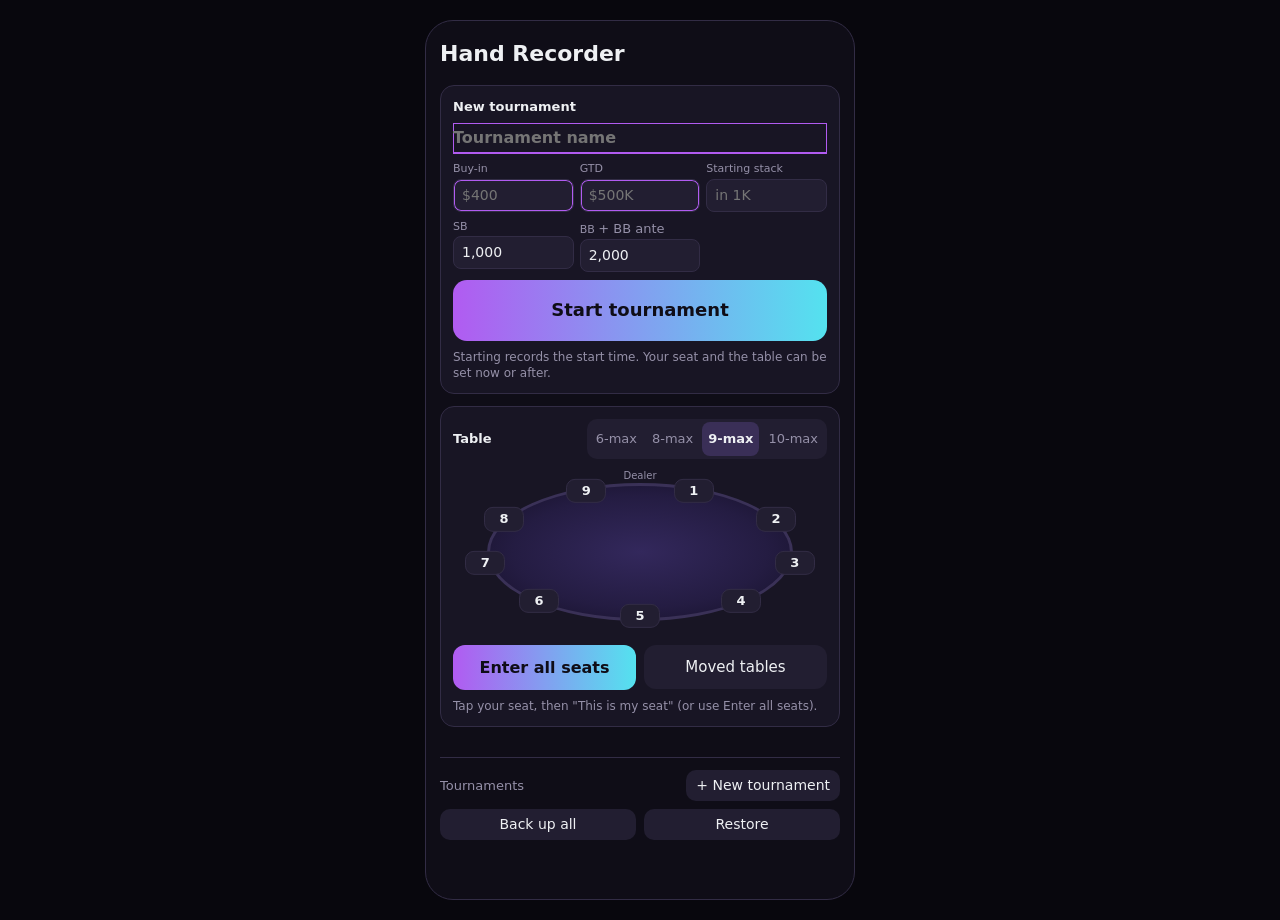
<file: index.html>
<!doctype html>
<html lang="en">
<head>
  <meta charset="utf-8">
  <meta name="viewport" content="width=device-width, initial-scale=1, viewport-fit=cover, user-scalable=no">
  <meta name="theme-color" content="#0f0d17">
  <meta name="apple-mobile-web-app-capable" content="yes">
  <meta name="apple-mobile-web-app-status-bar-style" content="black-translucent">
  <meta name="apple-mobile-web-app-title" content="Hands">
  <link rel="manifest" href="manifest.webmanifest">
  <link rel="apple-touch-icon" href="icons/apple-touch-icon.png">
  <link rel="icon" href="icons/icon-192.png">
  <title>Hand Recorder</title>
  <link rel="stylesheet" href="styles.css">
</head>
<body>
  <div id="app" class="phone"></div>
  <script type="module" src="js/app.js"></script>
</body>
</html>
</file>
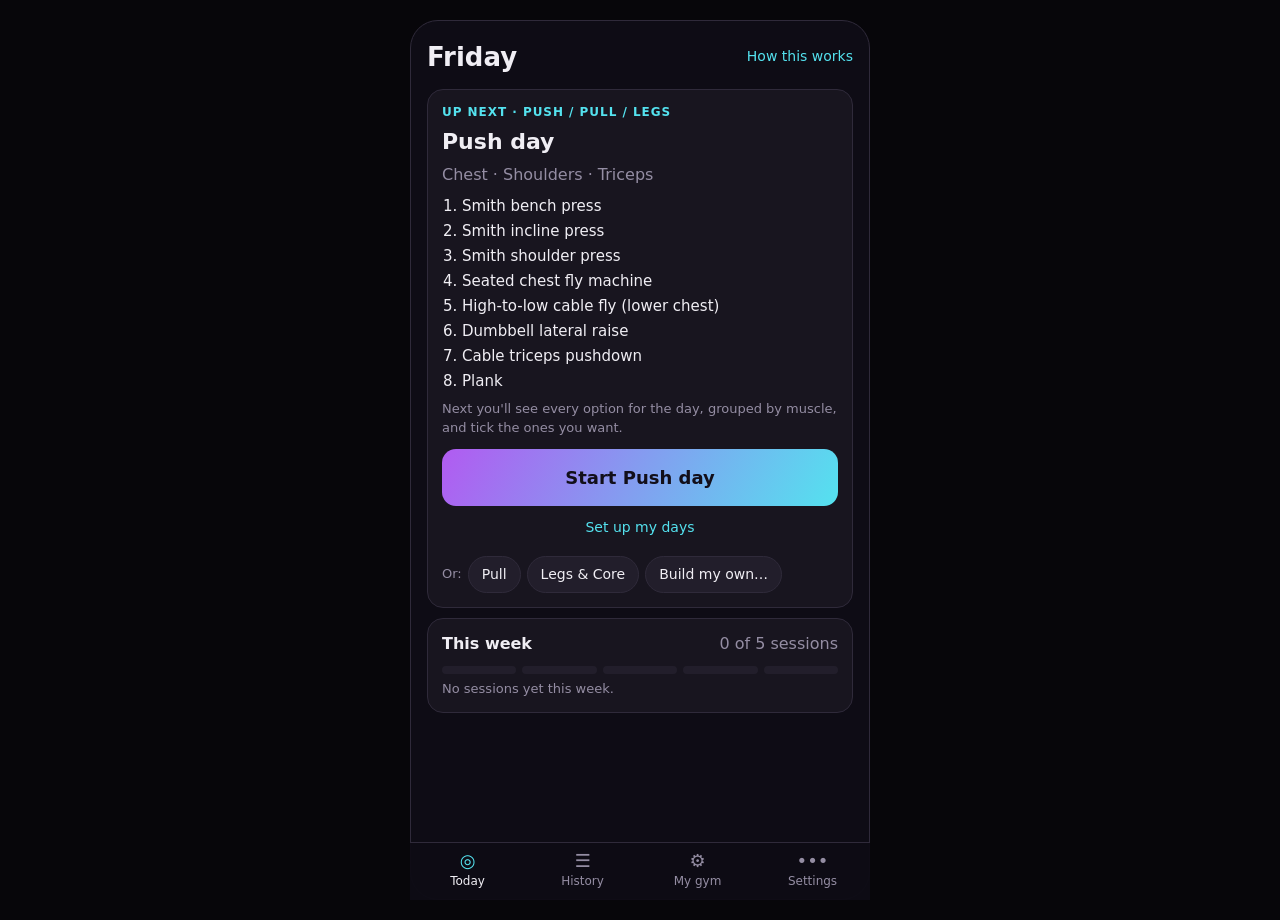
<file: gym/index.html>
<!doctype html>
<html lang="en">
<head>
  <meta charset="utf-8">
  <meta name="viewport" content="width=device-width, initial-scale=1, viewport-fit=cover, user-scalable=no">
  <meta name="theme-color" content="#0e0c15">
  <meta name="apple-mobile-web-app-capable" content="yes">
  <meta name="apple-mobile-web-app-status-bar-style" content="black-translucent">
  <meta name="apple-mobile-web-app-title" content="Gym Log">
  <link rel="manifest" href="manifest.webmanifest">
  <link rel="apple-touch-icon" href="icons/apple-touch-icon.png">
  <link rel="icon" href="icons/icon-192.png">
  <title>Gym Log</title>
  <link rel="stylesheet" href="styles.css">
</head>
<body>
  <div class="phone">
    <div id="app"></div>
    <div id="timer" hidden></div>
    <div id="toast" hidden></div>
  </div>
  <script type="module" src="js/app.js"></script>
</body>
</html>
</file>
<file: styles.css>
:root {
  --bg: #0e1013;
  --panel: #171a1f;
  --panel2: #20242b;
  --line: #2c313a;
  --text: #eef0f3;
  --dim: #8a919c;
  --accent: #f5b301;
  --felt: #145c3a;
  --felt-edge: #0c3a25;
  --fold: #c0392b;
  --call: #2e7d32;
  --raise: #d97706;
  --s: #4a5160;
  --h: #c62828;
  --d: #1e63c6;
  --c: #1f8a4c;
}
* { box-sizing: border-box; -webkit-tap-highlight-color: transparent; }
html, body { margin: 0; background: #07080a; color: var(--text); font: 15px/1.35 system-ui, -apple-system, "Segoe UI", sans-serif; }
button { font: inherit; color: inherit; border: 0; cursor: pointer; }
input, textarea { font: inherit; color: var(--text); background: var(--panel2); border: 1px solid var(--line); border-radius: 8px; padding: 8px 10px; width: 100%; }
textarea { min-height: 60px; resize: vertical; }

.phone { max-width: 430px; min-height: 100vh; margin: 0 auto; background: var(--bg); display: flex; flex-direction: column; position: relative; }
@media (min-width: 700px) {
  body { padding: 20px 0; }
  .phone { min-height: 880px; height: 880px; border: 1px solid var(--line); border-radius: 28px; overflow: hidden; }
}

/* Top bar */
.top { display: flex; align-items: center; gap: 8px; padding: 10px 12px; border-bottom: 1px solid var(--line); }
.top .title { flex: 1; font-weight: 600; text-align: center; font-size: 14px; }
.top .title small { display: block; color: var(--dim); font-weight: 400; }
.btn-ghost { background: var(--panel2); padding: 8px 12px; border-radius: 10px; font-size: 14px; }
.btn-ghost:disabled { opacity: .35; }

/* Home */
.home { padding: 14px; display: flex; flex-direction: column; gap: 12px; overflow-y: auto; flex: 1; }
.home h1 { margin: 4px 0; font-size: 22px; }
.card { background: var(--panel); border: 1px solid var(--line); border-radius: 14px; padding: 12px; }
.row { display: flex; align-items: center; gap: 8px; }
.row.between { justify-content: space-between; }
.muted { color: var(--dim); font-size: 13px; }
.big { width: 100%; padding: 18px; font-size: 18px; font-weight: 700; border-radius: 14px; background: var(--accent); color: #111; }
.hand-item { display: flex; justify-content: space-between; align-items: center; padding: 10px 12px; background: var(--panel); border: 1px solid var(--line); border-radius: 12px; width: 100%; text-align: left; }
.pos-net { color: #4caf50; font-weight: 600; } .neg-net { color: #ef5350; font-weight: 600; }

/* Table */
.table-wrap { position: relative; height: 250px; margin: 6px 10px 0; }
.felt { position: absolute; inset: 22px 34px; border-radius: 50%; background: radial-gradient(ellipse at center, #1b7a4c, var(--felt) 60%, var(--felt-edge)); border: 4px solid #3b2a1a; }
.center { position: absolute; left: 50%; top: 46%; transform: translate(-50%, -50%); text-align: center; }
.center .pot { font-size: 13px; font-weight: 600; margin-top: 4px; }
.seat { position: absolute; transform: translate(-50%, -50%); width: 58px; padding: 4px 2px; border-radius: 10px; background: var(--panel2); border: 2px solid var(--line); text-align: center; font-size: 12px; line-height: 1.15; cursor: pointer; user-select: none; }
.seat .p { font-weight: 700; font-size: 12px; }
.seat .s { color: var(--dim); font-size: 11px; }
.seat .n { color: var(--accent); font-size: 10px; white-space: nowrap; overflow: hidden; text-overflow: ellipsis; }
.seat.hero { border-color: var(--accent); width: 66px; }
.seat.empty { background: transparent; border-style: dashed; opacity: .45; }
.seat.folded { opacity: .35; }
.seat.toact { border-color: #fff; box-shadow: 0 0 0 3px rgba(255,255,255,.35); background: #2d3440; }
.seat.allin .s { color: var(--fold); font-weight: 700; }
.seat .mini { margin-top: 2px; }
.betchip { position: absolute; transform: translate(-50%, -50%); background: rgba(0,0,0,.55); padding: 1px 6px; border-radius: 8px; font-size: 11px; font-weight: 600; color: #ffd76a; pointer-events: none; }
.dealer { position: absolute; transform: translate(-50%, -50%); width: 22px; height: 22px; border-radius: 50%; background: #fff; color: #111; font-weight: 800; font-size: 12px; display: grid; place-items: center; box-shadow: 0 1px 3px #000; touch-action: none; z-index: 5; }
.dealer.drag { cursor: grab; }

/* Cards */
.mc { display: inline-block; min-width: 22px; padding: 1px 3px; border-radius: 4px; font-weight: 700; font-size: 12px; color: #fff; margin: 0 1px; text-align: center; }
.mc.lg { min-width: 30px; font-size: 16px; padding: 4px 4px; border-radius: 6px; }
.mc.s { background: var(--s); } .mc.h { background: var(--h); } .mc.d { background: var(--d); } .mc.c { background: var(--c); }
.mc.blank { background: transparent; border: 1px dashed var(--dim); color: var(--dim); }

.grid { display: grid; grid-template-columns: repeat(13, 1fr); gap: 3px; }
.grid button { height: 42px; border-radius: 6px; font-weight: 800; font-size: 15px; color: #fff; padding: 0; position: relative; }
.grid button small { position: absolute; right: 2px; bottom: 1px; font-size: 9px; opacity: .8; }
.grid button.s { background: var(--s); } .grid button.h { background: var(--h); } .grid button.d { background: var(--d); } .grid button.c { background: var(--c); }
.grid button:disabled { opacity: .15; }
.grid button.picked { outline: 3px solid #fff; outline-offset: -3px; }

/* Log strip */
.log { display: flex; gap: 6px; overflow-x: auto; padding: 8px 10px; border-top: 1px solid var(--line); border-bottom: 1px solid var(--line); min-height: 48px; scrollbar-width: thin; }
.log .chip { flex: none; padding: 7px 10px; border-radius: 10px; background: var(--panel2); font-size: 13px; white-space: nowrap; }
.log .chip.st { background: transparent; color: var(--accent); font-weight: 700; padding-left: 2px; padding-right: 2px; }
.log .chip.fold { opacity: .55; }
.log .chip.raise, .log .chip.bet { background: #4a3210; }
.log .chip.call { background: #193d22; }
.log .empty { color: var(--dim); font-size: 13px; padding: 7px 0; }

/* Bottom panel */
.panel { padding: 10px 12px 16px; display: flex; flex-direction: column; gap: 10px; flex: 1; overflow-y: auto; }
.prompt { font-weight: 700; font-size: 16px; }
.prompt small { color: var(--dim); font-weight: 400; font-size: 13px; }
.actions { display: grid; grid-template-columns: 1fr 1fr 1fr; gap: 8px; }
.actions button { padding: 18px 4px; border-radius: 12px; font-weight: 700; font-size: 16px; }
.a-fold { background: var(--fold); } .a-call { background: var(--call); } .a-raise { background: var(--raise); }
.a-allin { background: #6a1b9a; grid-column: span 3; padding: 10px !important; font-size: 14px !important; }
.seg { display: flex; background: var(--panel2); border-radius: 10px; padding: 3px; gap: 3px; }
.seg button { flex: 1; padding: 8px 6px; border-radius: 8px; background: transparent; font-size: 13px; color: var(--dim); }
.seg button.on { background: var(--line); color: var(--text); font-weight: 600; }
.primary { background: var(--accent); color: #111; font-weight: 700; padding: 14px; border-radius: 12px; font-size: 16px; }
.primary:disabled { opacity: .4; }
.secondary { background: var(--panel2); padding: 12px; border-radius: 12px; }
.danger { background: transparent; color: #ef5350; padding: 12px; }
.blinds { display: grid; grid-template-columns: 1fr 1fr; gap: 8px; }
.blinds label { font-size: 12px; color: var(--dim); }

/* Raise panel */
.rdisp { display: flex; align-items: baseline; gap: 8px; }
.rdisp .val { font-size: 30px; font-weight: 800; min-width: 80px; }
.rdisp .eq { color: var(--dim); font-size: 13px; flex: 1; text-align: right; }
.presets { display: flex; gap: 6px; flex-wrap: wrap; }
.presets button { background: var(--panel2); padding: 8px 10px; border-radius: 8px; font-size: 13px; }
input[type=range] { padding: 0; background: transparent; border: 0; accent-color: var(--raise); height: 28px; }
.keypad { display: grid; grid-template-columns: repeat(3, 1fr); gap: 6px; }
.keypad button { background: var(--panel2); padding: 12px; border-radius: 10px; font-size: 18px; font-weight: 600; }

/* Showdown */
.sd-row { display: flex; align-items: center; gap: 8px; padding: 6px 0; border-bottom: 1px solid var(--line); }
.sd-row .who { width: 90px; font-weight: 600; }
.chips { display: flex; flex-wrap: wrap; gap: 6px; }
.chips button { background: var(--panel2); padding: 8px 12px; border-radius: 10px; font-size: 14px; }
.chips button.on { background: var(--accent); color: #111; font-weight: 700; }

/* Sheet */
.overlay { position: absolute; inset: 0; background: rgba(0,0,0,.55); display: flex; align-items: flex-end; z-index: 20; }
.sheet { width: 100%; background: var(--panel); border-radius: 18px 18px 0 0; padding: 16px; display: flex; flex-direction: column; gap: 10px; max-height: 90%; overflow-y: auto; }
.sheet h3 { margin: 0; }

pre.hh { white-space: pre-wrap; background: var(--panel); border: 1px solid var(--line); border-radius: 12px; padding: 12px; font-size: 13px; margin: 0; }
.toast { position: absolute; left: 50%; bottom: 24px; transform: translateX(-50%); background: #fff; color: #111; padding: 8px 14px; border-radius: 20px; font-weight: 600; z-index: 30; }
.hint { color: var(--dim); font-size: 12px; }

/* Steps */
.steps { display: flex; gap: 6px; padding: 8px 12px 0; }
.steps button { flex: 1; padding: 7px 4px; border-radius: 9px; background: var(--panel2); color: var(--dim); font-size: 13px; }
.steps button.on { background: var(--accent); color: #111; font-weight: 700; }
.steps button:disabled { opacity: .35; }

/* Seat states */
.seat.st-out { opacity: .5; border-color: var(--line); }
.seat.st-out .s { font-size: 10px; }
.seat.st-in { border-color: #e8eaed; background: #2b3240; opacity: 1; }
.seat.st-away { background: transparent; border-style: dashed; opacity: .4; }
.seat.hero { border-color: var(--accent); }
.seat.folded { opacity: .3; }
.label { font-size: 13px; font-weight: 600; }
.poschips button { min-width: 56px; }
.inv-row { display: flex; align-items: center; gap: 6px; }
.inv-row .who { width: 76px; font-weight: 600; font-size: 13px; }
.inv-row input { padding: 7px 8px; }
.namefill { flex: 1; }

/* Card slots */
.slot-row { display: flex; align-items: center; gap: 8px; }
.slot-row .who { width: 56px; font-weight: 600; font-size: 13px; }
.slot-group { display: flex; gap: 3px; margin-right: 6px; }
.hole-rows { display: grid; grid-template-columns: 1fr 1fr; gap: 6px 10px; }
.slot { width: 34px; height: 40px; border-radius: 6px; background: var(--panel2); border: 2px dashed var(--line); padding: 0; display: grid; place-items: center; }
.slot.on { border: 2px solid var(--accent); }
.slot .mc { min-width: 26px; font-size: 13px; padding: 4px 2px; }
.seg button { white-space: nowrap; }

/* Swipe to delete */
.swipe { position: relative; overflow: hidden; border-radius: 12px; flex: none; }
.swipe-del { position: absolute; right: 0; top: 0; bottom: 0; width: 88px; background: #c62828; color: #fff; font-weight: 700; }
.swipe-body { position: relative; background: var(--bg); transition: transform .18s; touch-action: pan-y; user-select: none; }
.swipe-body.dragging { transition: none; }
.swipe.open .swipe-body { transform: translateX(-88px); }

/* In-the-hand rows */
.inv-row .who { width: 72px; flex: none; white-space: nowrap; }
.inv-row input { flex: 1; min-width: 0; }
.inv-row input[data-input="stack"] { flex: 0 0 70px; }
.inv-row .eqv { flex: 0 0 52px; font-size: 12px; color: var(--dim); }

/* Compact layout: every step fits on one screen */
@media (max-width: 699px) { .phone { min-height: 100dvh; } }
.top { padding: 6px 10px; }
.top .title { font-size: 13px; }
.btn-ghost { padding: 6px 10px; }
.steps { padding: 6px 10px 0; }
.steps button { padding: 5px 4px; }
.table-wrap { height: 172px; margin: 2px 8px 0; }
.felt { inset: 14px 30px; border-width: 3px; }
.seat { width: 52px; padding: 2px 1px; border-radius: 8px; }
.seat .p { font-size: 11px; }
.seat .s { font-size: 10px; }
.seat.hero { width: 60px; }
.seat .mini .mc { font-size: 10px; min-width: 17px; padding: 0 2px; }
.mc.lg { font-size: 14px; min-width: 26px; padding: 2px 3px; }
.center .pot { font-size: 12px; margin-top: 2px; }
.log { min-height: 40px; padding: 5px 10px; }
.log .chip { padding: 6px 9px; }
.panel { gap: 8px; padding: 8px 12px 12px; }
.blinds-row { display: grid; grid-template-columns: auto 1fr auto 1fr auto; align-items: center; gap: 6px; }
.blinds-row label { font-size: 13px; font-weight: 600; }
.blinds-row input, .inv-row input { padding: 6px 8px; }
.poschips { display: grid; grid-template-columns: repeat(var(--n), 1fr); gap: 4px; }
.poschips button { min-width: 0; padding: 9px 0; font-size: 12px; }
.inv-row { min-height: 34px; }
.primary { padding: 12px; }
.grid button { height: 38px; }
.slot { width: 32px; height: 36px; }
.hole-rows { gap: 4px 10px; }
.actions button { padding: 16px 4px; }
.keypad { gap: 5px; }
.keypad button { padding: 9px; }
.rdisp .val { font-size: 26px; }
textarea.note { min-height: 52px; }

/* Tournament card */
.tcard { display: flex; flex-direction: column; gap: 8px; }
.tname { font-weight: 700; font-size: 16px; background: transparent; border: 0; border-bottom: 1px solid var(--line); border-radius: 0; padding: 4px 0; flex: 1; }
.tgrid3 { display: grid; grid-template-columns: 1fr 1fr 1fr; gap: 6px; }
.tf { display: flex; flex-direction: column; gap: 2px; font-size: 11px; color: var(--dim); }
.tf input { padding: 6px 8px; font-size: 14px; }

/* Hand sheet: one hand per screen */
.hs { flex: 1; padding: 10px 14px; display: flex; flex-direction: column; gap: 8px; overflow: hidden; touch-action: pan-y; user-select: none; }
.hs-row { display: flex; align-items: center; gap: 10px; }
.hs-who { width: 96px; font-size: 14px; }
.hs-who .tag { color: var(--accent); font-size: 12px; }
.hs-cards { display: flex; gap: 4px; min-width: 80px; }
.hs-stack { margin-left: auto; font-size: 14px; }
.pc { display: inline-flex; align-items: center; justify-content: center; gap: 1px; width: 34px; height: 44px; border-radius: 5px; background: #fff; font-weight: 800; font-size: 18px; box-shadow: 0 1px 2px rgba(0,0,0,.5); }
.pc i { font-style: normal; font-size: 15px; }
.pc.s { color: #111; } .pc.h { color: #d32f2f; } .pc.d { color: #1565c0; } .pc.c { color: #2e7d32; }
.hs-street { border-top: 1px solid var(--line); padding-top: 6px; }
.hs-sh { display: flex; align-items: center; gap: 4px; margin-bottom: 4px; }
.hs-sh b { width: 58px; font-size: 13px; color: var(--accent); }
.hs-sh .muted { margin-left: auto; }
.hs-acts { display: flex; flex-wrap: wrap; gap: 4px 12px; font-size: 14px; }
.hs-a .a-fold { color: var(--dim); }
.hs-a .a-check { color: #b0bec5; }
.hs-a .a-call { color: #66bb6a; }
.hs-a .a-bet, .hs-a .a-raise { color: #ffa726; font-weight: 600; }
.hs-result { border-top: 1px solid var(--line); padding-top: 6px; font-weight: 600; font-size: 14px; }
.hs-say, .hs-notes { font-size: 14px; white-space: pre-wrap; background: var(--panel); border-radius: 10px; padding: 8px 10px; }
.hs-say { border-left: 3px solid var(--accent); }
.hs-say b, .hs-notes b { display: block; font-size: 11px; color: var(--accent); letter-spacing: .5px; }
.hs-notes b { color: var(--dim); }
.hs-nav { display: flex; gap: 6px; padding: 8px 12px 12px; border-top: 1px solid var(--line); }
.hs-nav button { flex: 1; padding: 10px; }
.hs-nav .del { flex: .7; color: #ef5350; }

/* Hand sheet: tighter so a full 4-way hand fits one phone screen */
@media (max-width: 699px) { .phone { height: 100dvh; } }
.hs { gap: 5px; padding: 8px 12px; overflow-y: auto; }
.hs-row { gap: 8px; }
.hs-who { width: 88px; font-size: 13px; }
.hs-stack { font-size: 13px; }
.pc { width: 27px; height: 35px; font-size: 15px; border-radius: 4px; }
.pc i { font-size: 12px; }
.hs-street { padding-top: 4px; }
.hs-sh { margin-bottom: 2px; }
.hs-acts { font-size: 13px; gap: 2px 10px; }
.hs-a .k-fold { color: var(--dim); }
.hs-a .k-check { color: #b0bec5; }
.hs-a .k-call { color: #66bb6a; }
.hs-a .k-bet, .hs-a .k-raise { color: #ffa726; font-weight: 700; }
.hs-result { padding-top: 4px; font-size: 13px; }
.hs-say, .hs-notes { font-size: 13px; padding: 6px 9px; }
.hs-nav { padding: 6px 10px 10px; }
.hs-nav button { padding: 9px; }
.inv-row .who { width: 58px; }
.inv-cards { flex: 0 0 52px; display: flex; }
.inv-cards .mc { min-width: 22px; padding: 1px 2px; }

/* Brand theme: purple #B15BF1 to cyan #54E2EF, deep and muted on a dark ground */
:root {
  --brand: #B15BF1;
  --brand2: #54E2EF;
  --brand-grad: linear-gradient(90deg, #B15BF1, #54E2EF);
  --bg: #0f0d17;
  --panel: #181524;
  --panel2: #221e31;
  --line: #322c45;
  --dim: #9590a8;
  --accent: #B15BF1;
  --felt: #241c42;
  --felt-edge: #140f26;
}
html, body { background: #08070d; }
.felt { background: radial-gradient(ellipse at center, #33285c, var(--felt) 60%, var(--felt-edge)); border-color: #3a3157; }
.big, .primary { background: var(--brand-grad); color: #0f0d17; }
.primary:disabled { background: var(--panel2); color: var(--dim); opacity: 1; }
.steps button.on, .chips button.on { background: var(--brand-grad); color: #0f0d17; }
.seg button.on { background: #3a2f57; }
.seat.hero { border-color: var(--brand); }
.seat.st-in { border-color: #d9d4ea; background: #2c2642; }
.seat.toact { border-color: var(--brand2); box-shadow: 0 0 0 3px rgba(84, 226, 239, .3); background: #2b3350; }
.slot.on { border-color: var(--brand2); }
.grid button.picked { outline-color: var(--brand2); }
.betchip { color: var(--brand2); }
.seat .n, .hs-who .tag { color: #c98bf5; }
.hs-say { border-left-color: var(--brand); }
.hs-say b { color: var(--brand); }
.hs-sh b, .log .chip.st { color: #c98bf5; }
input[type=range] { accent-color: var(--brand); }
input:focus, textarea:focus { outline: 2px solid var(--brand); outline-offset: -1px; }
.tname { border-bottom-color: var(--line); }
.toast { background: var(--brand-grad); color: #0f0d17; }

/* Installed on the home screen: keep content clear of the notch and home bar */
.phone { padding-top: env(safe-area-inset-top); padding-bottom: env(safe-area-inset-bottom); }

/* Tournament card: fields still needed for the vlog are outlined */
.tf.missing input, .tname.missing { box-shadow: inset 0 0 0 1px var(--brand); }
.tname.missing { border-bottom-color: var(--brand); }
.stepper { display: flex; align-items: center; justify-content: space-between; background: var(--panel2); border: 1px solid var(--line); border-radius: 8px; }
.stepper button { background: transparent; padding: 5px 12px; font-size: 16px; }
.stepper b { color: var(--text); font-size: 14px; }
.tf .now { background: var(--panel2); border-radius: 6px; padding: 0 6px; font-size: 10px; color: var(--dim); margin-left: 4px; }
.danger.small { padding: 6px; font-size: 12px; align-self: flex-start; }

/* Table card: the real table, dealer at the top, seat 1 on the dealer's left */
.ttable { display: flex; flex-direction: column; gap: 8px; }
.mini-table { position: relative; height: 170px; }
.mini-table .felt { inset: 16px 34px; }
.dealer-spot { position: absolute; left: 50%; top: 2px; transform: translateX(-50%); font-size: 10px; color: var(--dim); }
.tseat { position: absolute; transform: translate(-50%, -50%); min-width: 40px; max-width: 74px; padding: 4px 6px; border-radius: 9px; background: var(--panel2); border: 1px solid var(--line); display: flex; flex-direction: column; align-items: center; line-height: 1.1; }
.tseat b { font-size: 13px; }
.tseat span { font-size: 10px; color: #c98bf5; white-space: nowrap; overflow: hidden; text-overflow: ellipsis; max-width: 66px; }
.tseat.me { border-color: var(--brand); background: #3a2f57; }

/* Real seat number in the corner of each seat on the hand screens */
.seat { position: absolute; }
.seat .sn { position: absolute; top: -7px; right: -6px; font-size: 9px; background: var(--bg); border: 1px solid var(--line); border-radius: 7px; padding: 0 4px; color: var(--dim); }

/* Hand: missing-K warning, showdown Won / Mucked, rough-stack nudge, chips behind */
.kwarn { background: #2a2140; border: 1px solid var(--brand); border-radius: 10px; padding: 8px 10px; font-size: 13px; display: flex; flex-direction: column; gap: 8px; }
.sd-row { display: flex; align-items: center; gap: 6px; padding: 4px 0; border-bottom: 1px solid var(--line); }
.sd-row .who { width: 52px; font-weight: 600; font-size: 13px; }
.sd-cards { flex: 1; font-size: 12px; }
.sd-btn { background: var(--panel2); border-radius: 8px; padding: 7px 9px; font-size: 12px; color: var(--dim); }
.sd-btn.won { background: var(--brand-grad); color: #0f0d17; font-weight: 700; }
.sd-btn.mucked { background: #4a2330; color: #ffb4c0; font-weight: 600; }
.inv-row input.ask { box-shadow: inset 0 0 0 1px var(--brand); }
.hs-a .behind { color: var(--dim); font-size: 11px; }
.sd-row .sd-stack { flex: 0 0 56px; padding: 6px 6px; min-width: 0; }
.sd-gap { flex: 0 0 100px; }
.sd-btn { padding: 7px 8px; }
textarea.note { min-height: 40px; }

/* Stacks from all-ins */
.jam { background: var(--panel2); border: 1px dashed var(--line); border-radius: 10px; padding: 9px; font-size: 13px; color: var(--dim); }
.jam.on { background: #3a2f57; border: 1px solid var(--brand); color: var(--text); font-weight: 600; }
.sd-stack.derived { box-shadow: inset 0 0 0 1px var(--brand2); }
.badge { font-size: 11px; color: #ffb4c0; background: #4a2330; border-radius: 8px; padding: 2px 7px; }
.tseat i { font-style: normal; font-size: 10px; color: var(--brand2); }
.tseat.empty { background: transparent; border-style: dashed; opacity: .55; }
.tseat.empty span { color: var(--dim); }
.secondary.on-empty { background: #4a2330; color: #ffb4c0; }

/* Tournament lifecycle */
.tt { font-size: 17px; }
.tracker button { padding: 8px 4px; }
.tracker button.on { background: var(--brand-grad); color: #0f0d17; font-weight: 700; }
.tcard.done { border-color: var(--brand); }
.after { margin-top: 18px; padding-top: 12px; border-top: 1px solid var(--line); display: flex; flex-direction: column; gap: 8px; }
.small-btn { padding: 9px; font-size: 13px; }

/* All seats on one screen */
.ta-row { display: grid; grid-template-columns: 40px 1fr 64px 52px; gap: 6px; align-items: center; }
.ta-row input { padding: 7px 8px; min-width: 0; }
.ta-k { background: var(--panel2); border: 1px solid var(--line); border-radius: 8px; padding: 7px 0; font-weight: 700; }
.ta-row.me .ta-k { background: var(--brand-grad); color: #0f0d17; border: 0; }
.ta-row.empty input { opacity: .35; }
.ta-empty { background: var(--panel2); border-radius: 8px; padding: 7px 0; font-size: 12px; color: var(--dim); }
.ta-empty.on { background: #4a2330; color: #ffb4c0; }
</file>
<file: gym/styles.css>
:root {
  --bg: #0e0c15;
  --panel: #18151f;
  --panel2: #221e2b;
  --line: #2f2a3a;
  --text: #f0eef4;
  --dim: #948da3;
  --purple: #b15bf1;
  --cyan: #54e2ef;
  --grad: linear-gradient(120deg, var(--purple), var(--cyan));
  --good: #4ade80;
  --bad: #f87171;
}
* { box-sizing: border-box; -webkit-tap-highlight-color: transparent; }
html, body { margin: 0; background: #07060a; color: var(--text); font: 16px/1.4 system-ui, -apple-system, "Segoe UI", sans-serif; }
button { font: inherit; color: inherit; border: 0; background: none; cursor: pointer; padding: 0; text-align: inherit; }
button:disabled { opacity: .4; }
input, textarea { font: inherit; font-size: 16px; color: var(--text); background: var(--panel2); border: 1px solid var(--line); border-radius: 10px; padding: 10px 12px; width: 100%; }
/* iOS sizes date/time pickers to their own width unless the native look is turned off. */
input[type="time"] { -webkit-appearance: none; appearance: none; display: block; min-width: 0; max-width: 100%; min-height: 46px; text-align: left; }
input[type="time"]::-webkit-date-and-time-value { text-align: left; margin: 0; }
input:focus, textarea:focus { outline: 2px solid var(--purple); outline-offset: -1px; }
textarea { min-height: 70px; resize: vertical; }
h1 { font-size: 26px; margin: 4px 0; }
h2 { font-size: 19px; margin: 22px 0 8px; }

.phone { max-width: 460px; min-height: 100vh; margin: 0 auto; background: var(--bg); position: relative; padding-top: env(safe-area-inset-top); }
@media (min-width: 700px) {
  body { padding: 20px 0; }
  .phone { min-height: 880px; border: 1px solid var(--line); border-radius: 28px; overflow: hidden; }
}

.page { padding: 14px 16px 150px; display: flex; flex-direction: column; gap: 10px; }
.row { display: flex; align-items: center; gap: 8px; }
.row.between, .between { justify-content: space-between; }
.grow { flex: 1; min-width: 0; }
.muted { color: var(--dim); }
.small { font-size: 13px; }
.center { text-align: center; justify-content: center; }
.good { color: var(--good); } .bad { color: var(--bad); }
.h2 { font-size: 22px; font-weight: 700; }
.eyebrow { font-size: 12px; text-transform: uppercase; letter-spacing: .08em; color: var(--cyan); font-weight: 600; }
.section-h { margin-top: 12px; font-size: 13px; text-transform: uppercase; letter-spacing: .06em; color: var(--dim); font-weight: 600; }
.link { color: var(--cyan); font-size: 14px; }

/* Top bar and tabs */
.top { position: sticky; top: 0; z-index: 5; display: flex; align-items: center; gap: 8px; padding: 8px 10px; background: rgba(14, 12, 21, .92); backdrop-filter: blur(8px); border-bottom: 1px solid var(--line); min-height: 54px; }
.top .title { flex: 1; text-align: center; font-weight: 650; font-size: 16px; overflow: hidden; text-overflow: ellipsis; white-space: nowrap; }
.top .title small { display: block; color: var(--dim); font-weight: 400; font-size: 12px; }
.top-right { min-width: 40px; display: flex; justify-content: flex-end; }
.icon-btn { width: 40px; height: 40px; font-size: 30px; line-height: 1; border-radius: 10px; color: var(--dim); }
.tabs { position: fixed; bottom: 0; left: 50%; transform: translateX(-50%); width: 100%; max-width: 460px; display: flex; background: rgba(14, 12, 21, .96); border-top: 1px solid var(--line); padding-bottom: env(safe-area-inset-bottom); z-index: 6; }
.tabs button { flex: 1; text-align: center; padding: 8px 0 10px; font-size: 12px; color: var(--dim); display: flex; flex-direction: column; align-items: center; gap: 2px; }
.tabs button span { font-size: 18px; line-height: 1.1; }
.tabs button.on { color: var(--text); }
.tabs button.on span { color: var(--cyan); }

/* Cards and rows */
.card { display: block; width: 100%; background: var(--panel); border: 1px solid var(--line); border-radius: 16px; padding: 14px; }
.card.dashed { border-style: dashed; border-color: var(--purple); background: transparent; }
.card > * + * { margin-top: 6px; }
.card.list > * + * { margin-top: 0; }
.resume { border-color: var(--purple); background: linear-gradient(140deg, rgba(177, 91, 241, .18), rgba(84, 226, 239, .08)); }
.swipe { position: relative; border-radius: 16px; overflow: hidden; }
.swipe .swipe-card { position: relative; z-index: 1; width: 100%; margin: 0; background-color: var(--bg); }
.swipe .item.swipe-card { background-color: var(--panel); }
.swipe:has(> .item) { border-radius: 14px; }
.swipe:has(> .item) .swipe-under { border-radius: 14px; font-size: 14px; }
.swipe-under { position: absolute; inset: 0; display: flex; justify-content: space-between; align-items: center; padding: 0 22px; background: #b3263b; color: #fff; font-weight: 700; border-radius: 16px; }
.resume .cta { color: var(--cyan); font-weight: 600; margin-top: 8px; }
.up-next .big { margin-top: 12px; }
.plan-preview { margin: 8px 0 4px; padding-left: 20px; color: var(--text); font-size: 15px; }
.plan-preview li { padding: 2px 0; }
.other-days { display: flex; flex-wrap: wrap; align-items: center; gap: 6px; margin-top: 12px; }
.item { display: flex; align-items: center; gap: 10px; width: 100%; background: var(--panel); border: 1px solid var(--line); border-radius: 14px; padding: 12px 12px; text-align: left; }
.item.off { opacity: .45; }
.item .tap { text-align: left; }
.item.ex.done { border-color: rgba(74, 222, 128, .35); }
.kcal { font-weight: 650; color: var(--cyan); white-space: nowrap; font-size: 15px; }
.x { width: 34px; height: 34px; border-radius: 10px; color: var(--dim); background: var(--panel2); font-size: 14px; flex-shrink: 0; }
.prog { font-size: 13px; color: var(--dim); background: var(--panel2); border-radius: 999px; padding: 3px 9px; white-space: nowrap; }
.prog.ok { color: #0b2016; background: var(--good); font-weight: 700; }
.dots { display: flex; gap: 6px; margin: 10px 0 6px; }
.dots i { flex: 1; height: 8px; border-radius: 4px; background: var(--panel2); }
.dots i.on { background: var(--grad); }
.badge { font-size: 11px; font-weight: 700; color: #120f1a; background: var(--grad); border-radius: 999px; padding: 2px 8px; }
.option { text-align: left; }
.row-btn { display: flex; align-items: center; gap: 10px; width: 100%; text-align: left; padding: 12px 0; border-bottom: 1px solid var(--line); }
.row-btn:last-child { border-bottom: 0; }
.row-btn b { display: block; }
.plan-tabs { margin-bottom: 8px; }
.option.on { border-color: var(--cyan); box-shadow: 0 0 0 1px var(--cyan) inset; }
.kv { display: flex; justify-content: space-between; gap: 10px; }
.kv.sub { font-size: 13px; color: var(--dim); padding-left: 10px; }

/* Buttons */
.big { display: block; width: 100%; padding: 16px; font-size: 18px; font-weight: 700; border-radius: 14px; background: var(--grad); color: #120f1a; text-align: center; }
.btn-ghost { display: block; background: var(--panel2); padding: 12px 14px; border-radius: 12px; font-size: 15px; text-align: center; }
.btn-ghost.full { width: 100%; }
.btn-ghost.danger { color: var(--bad); margin-top: 16px; }
.btn-sm { padding: 8px 14px; border-radius: 10px; font-size: 14px; font-weight: 650; background: var(--panel2); }
.btn-sm.accent { background: var(--grad); color: #120f1a; }

/* Chips, steppers, fields */
.chips { display: flex; gap: 6px; }
.chips.wrap { flex-wrap: wrap; }
.chips.scroll { overflow-x: auto; padding-bottom: 4px; scrollbar-width: none; }
.chips.scroll .chip { white-space: nowrap; }
.chip { padding: 8px 13px; border-radius: 999px; background: var(--panel2); border: 1px solid var(--line); font-size: 14px; }
.chip.lg { padding: 11px 16px; font-size: 15px; }
.chip.on { background: rgba(177, 91, 241, .22); border-color: var(--purple); color: #fff; }
.field { display: flex; flex-direction: column; gap: 6px; }
.field > label { font-size: 13px; color: var(--dim); font-weight: 600; }
.stepper { display: flex; align-items: stretch; gap: 6px; }
.stepper input { text-align: center; font-weight: 650; }
.stepper button { width: 52px; border-radius: 12px; background: var(--panel2); border: 1px solid var(--line); font-size: 24px; text-align: center; }
.stepper.lg input { font-size: 30px; padding: 8px; }
.stepper.lg button { width: 68px; font-size: 30px; }
.plan-grid { display: grid; grid-template-columns: 1fr 1fr; gap: 10px; }
.toggle { display: flex; align-items: center; gap: 12px; padding: 10px 0; cursor: pointer; }
.toggle input { display: none; }
.toggle .sw { width: 46px; height: 28px; border-radius: 14px; background: var(--panel2); border: 1px solid var(--line); position: relative; flex-shrink: 0; transition: .15s; }
.toggle .sw::after { content: ''; position: absolute; top: 3px; left: 3px; width: 20px; height: 20px; border-radius: 50%; background: var(--dim); transition: .15s; }
.toggle input:checked + .sw { background: var(--purple); border-color: var(--purple); }
.toggle input:checked + .sw::after { left: 21px; background: #fff; }
.check { display: flex; align-items: center; gap: 12px; padding: 11px 2px; border-bottom: 1px solid var(--line); }
.check:last-child { border-bottom: 0; }
.check input { width: 22px; height: 22px; accent-color: var(--purple); flex-shrink: 0; }
.seg { display: flex; background: var(--panel2); border-radius: 12px; padding: 4px; gap: 4px; }
.seg button { flex: 1; text-align: center; padding: 10px 4px; border-radius: 9px; font-size: 15px; color: var(--dim); }
.seg button.on { background: var(--panel); color: var(--text); box-shadow: 0 0 0 1px var(--line); font-weight: 600; }

/* Session */
.stats3 { display: grid; grid-template-columns: repeat(3, 1fr); gap: 8px; }
.stats3 > div { background: var(--panel); border: 1px solid var(--line); border-radius: 14px; padding: 10px; text-align: center; }
.stats3 b { display: block; font-size: 20px; }
.stats3 > .clock-box { background: var(--panel); border: 1px solid var(--cyan); border-radius: 14px; padding: 10px; text-align: center; }
.clock-box.off b { color: var(--cyan); }
.clock-panel { margin-top: 10px; }
.clock-panel .muted { margin: 6px 0 10px; }
.stats3 span { font-size: 12px; color: var(--dim); }
.stats3.lg b { font-size: 21px; background: var(--grad); -webkit-background-clip: text; background-clip: text; color: transparent; }
.estimate { display: flex; justify-content: space-between; align-items: center; padding: 14px; border-radius: 14px; background: rgba(84, 226, 239, .08); border: 1px solid rgba(84, 226, 239, .3); }
.estimate b { font-size: 22px; color: var(--cyan); }

/* Exercise logger */
.how { background: var(--panel); border: 1px solid var(--line); border-radius: 14px; padding: 12px 14px; }
.how summary { font-weight: 600; color: var(--cyan); cursor: pointer; }
.how p { margin: 8px 0 6px; }
.last { padding: 10px 14px; border-left: 3px solid var(--purple); background: var(--panel); border-radius: 0 12px 12px 0; }
.sug { color: var(--cyan); font-size: 14px; margin-top: 4px; }
.logger { display: flex; flex-direction: column; gap: 12px; background: var(--panel); border: 1px solid var(--line); border-radius: 16px; padding: 14px; }
.bar-toggle { display: flex; align-items: center; gap: 8px; font-size: 15px; }
.bar-toggle input { width: 22px; height: 22px; accent-color: var(--purple); }
.sets { display: flex; flex-direction: column; gap: 6px; }
.set { display: flex; align-items: center; gap: 10px; padding: 8px 10px; background: var(--panel); border-radius: 12px; }
.set .n { width: 26px; height: 26px; border-radius: 50%; background: var(--panel2); display: grid; place-items: center; font-size: 13px; font-weight: 700; color: var(--dim); }
.done-banner { display: flex; align-items: center; justify-content: space-between; gap: 8px; flex-wrap: wrap; padding: 12px 14px; border-radius: 14px; background: rgba(74, 222, 128, .1); border: 1px solid rgba(74, 222, 128, .35); color: var(--good); font-weight: 650; }

/* Workout builder */
.check.pick { align-items: flex-start; flex: 1; border-bottom: 0; }
.pick-row { display: flex; align-items: center; gap: 8px; border-bottom: 1px solid var(--line); }
.card.list > .pick-row:nth-last-child(2) { border-bottom: 0; }
.info { width: 32px; height: 32px; border-radius: 50%; background: var(--panel2); border: 1px solid var(--line); color: var(--cyan); font-weight: 700; flex-shrink: 0; text-align: center; }
.info.on { background: var(--cyan); color: #120f1a; }
.pick-how { font-size: 14px; color: #d9d4e2; background: var(--panel2); border-radius: 10px; padding: 10px 12px; margin: 2px 0 10px; }
.pick-how .muted { margin-top: 6px; }
.star { color: #fbbf24; }
.check.pick b { display: block; font-weight: 600; }
.more summary { margin-top: 14px; color: var(--cyan); font-weight: 600; cursor: pointer; }
.build-bar { position: fixed; left: 50%; transform: translateX(-50%); bottom: 0; width: 100%; max-width: 460px; display: flex; align-items: center; gap: 12px; padding: 12px 16px calc(12px + env(safe-area-inset-bottom)); background: rgba(24, 21, 31, .97); border-top: 1px solid var(--line); z-index: 6; }
.build-bar .btn-sm { padding: 12px 22px; font-size: 16px; }

/* Plank hold timer */
.hold { text-align: center; padding: 18px 12px; border-radius: 16px; background: rgba(84, 226, 239, .08); border: 1px solid rgba(84, 226, 239, .35); }
.hold-clock { font-size: 72px; font-weight: 800; line-height: 1.05; font-variant-numeric: tabular-nums; }
.hold-track { height: 8px; border-radius: 4px; background: var(--panel2); margin: 10px 0 6px; overflow: hidden; }
.hold-track i { display: block; height: 100%; background: var(--grad); transition: width .2s linear; }
.cyan { color: var(--cyan); font-weight: 700; letter-spacing: .04em; }
.big.stop { background: var(--panel2); color: var(--text); border: 1px solid var(--line); }
.link.center { display: block; width: 100%; text-align: center; padding: 6px; }

/* Rest timer */
#timer { position: fixed; left: 50%; transform: translateX(-50%); bottom: calc(12px + env(safe-area-inset-bottom)); width: calc(100% - 20px); max-width: 440px; z-index: 20; background: #1d1828; border: 1px solid var(--purple); border-radius: 18px; overflow: hidden; box-shadow: 0 10px 40px rgba(0, 0, 0, .6); }
#timer .tbar { position: absolute; inset: 0 auto 0 0; background: rgba(177, 91, 241, .22); transition: width .25s linear; }
#timer .tin { position: relative; display: flex; align-items: center; justify-content: space-between; gap: 8px; padding: 10px 10px 10px 14px; }
#timer .tlabel { font-size: 12px; color: var(--dim); max-width: 150px; white-space: nowrap; overflow: hidden; text-overflow: ellipsis; }
#timer .tclock { font-size: 30px; font-weight: 800; font-variant-numeric: tabular-nums; line-height: 1.1; }
#timer .tbtns { display: flex; gap: 6px; flex-shrink: 0; }
#timer .tbtn { padding: 10px 10px; border-radius: 10px; background: rgba(255, 255, 255, .08); font-weight: 650; font-size: 15px; }
#timer.go { border-color: var(--good); background: #0f2a1b; animation: pulse 0.8s ease-in-out 4; }
#timer.go .tclock { color: var(--good); font-size: 26px; }
@keyframes pulse { 50% { transform: translateX(-50%) scale(1.03); } }

#toast { position: fixed; left: 50%; top: calc(64px + env(safe-area-inset-top)); transform: translateX(-50%); z-index: 30; background: #2b2438; border: 1px solid var(--line); color: var(--text); padding: 10px 16px; border-radius: 12px; font-size: 14px; max-width: 90%; text-align: center; box-shadow: 0 8px 24px rgba(0, 0, 0, .5); }

/* Misc */
.hero { text-align: center; padding: 30px 0 10px; }
.hero.small { padding: 10px 0 0; }
.logo { font-size: 30px; font-weight: 900; letter-spacing: -2px; background: var(--grad); -webkit-background-clip: text; background-clip: text; color: transparent; }
.photo-btn { display: block; padding: 10px; border: 1px dashed var(--line); border-radius: 10px; text-align: center; color: var(--dim); cursor: pointer; }
.thumb { width: 100%; max-height: 180px; object-fit: cover; border-radius: 10px; }
.thumb.sm { width: 44px; height: 44px; }
.spark { width: 100%; height: 70px; color: var(--cyan); margin-top: 8px; }
.prose p, .prose li { color: #d9d4e2; }
.prose ul { padding-left: 20px; }
.prose li { margin-bottom: 8px; }
</file>
